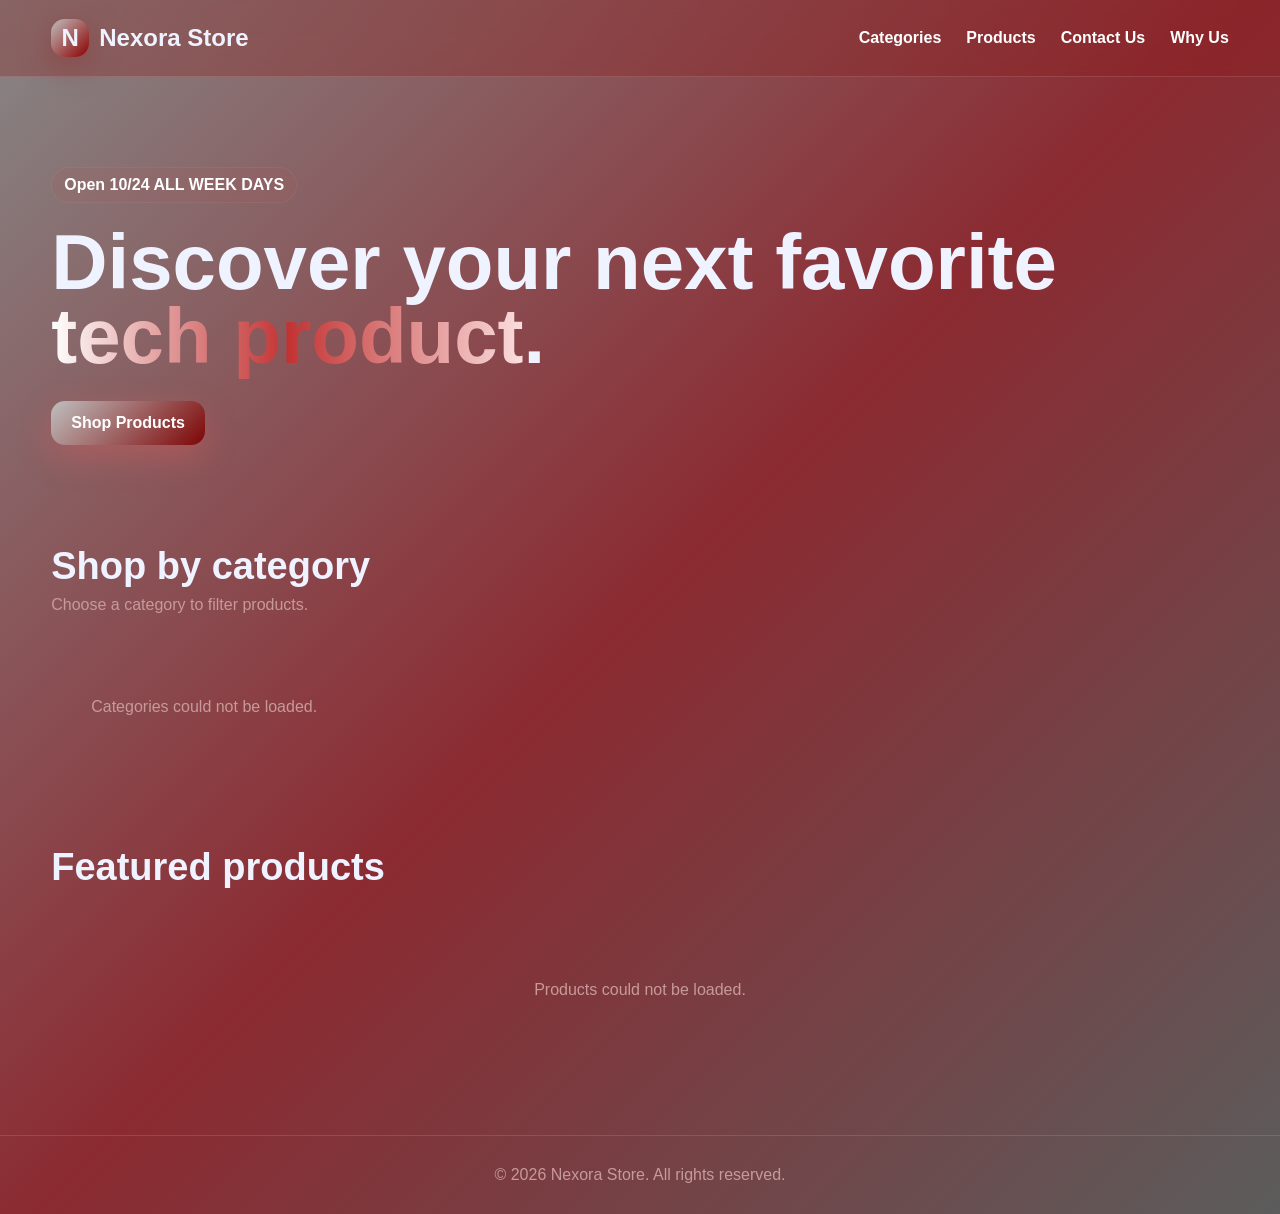
<file: index.html>
<!DOCTYPE html>
<html lang="en">
<head>
    <meta charset="UTF-8">
    <meta name="viewport" content="width=device-width, initial-scale=1.0">
    <title>Nexora Store</title>
    <link rel="stylesheet" href="assets/css/style.css">
</head>
<body>
    <header class="navbar">
        <div class="container nav-inner">
            <a href="index.html" class="brand"><span>N</span>Nexora Store</a>
            <button class="menu-toggle" onclick="toggleMenu()">☰</button>
            <nav class="nav-links">
                <a href="#categories-section">Categories</a>
                <a href="#products-section">Products</a>
                <a href="">Contact Us</a>
                <a href="about.html">Why Us</a>
            </nav>
        </div>
    </header>

    <main>
        <section class="hero">
            <div class="container hero-grid">
                <div>
                    <span class="eyebrow">Open 10/24 ALL WEEK DAYS</span>
                    <h1>Discover your next favorite <span class="gradient">tech product</span>.</h1>
                    <p></p>
                    <div class="hero-actions">
                        <a href="#products-section" class="btn primary">Shop Products</a>
                    </div>
                </div>
            </div>
        </section>

        <section id="categories-section" class="categories">
            <div class="container">
                <div class="section-head">
                    <div>
                        <h2>Shop by category</h2>
                        <p>Choose a category to filter products.</p>
                    </div>
                </div>
                <div id="categories" class="category-grid"></div>
            </div>
        </section>

        <section id="products-section" class="products">
            <div class="container">
                <div class="section-head">
                    <div>
                        <h2>Featured products</h2>
                        <p></p>
                    </div>
                </div>
                <div id="products" class="product-grid"></div>
            </div>
        </section>
    </main>

    <footer class="footer">© 2026 Nexora Store. All rights reserved.</footer>
    <script src="assets/js/store.js"></script>

    <script>
        function toggleMenu() {
            document.querySelector(".nav-links").classList.toggle("show");
            document.querySelector(".menu-toggle").classList.toggle("active");
        }
    </script>
</body>
</html>
</file>
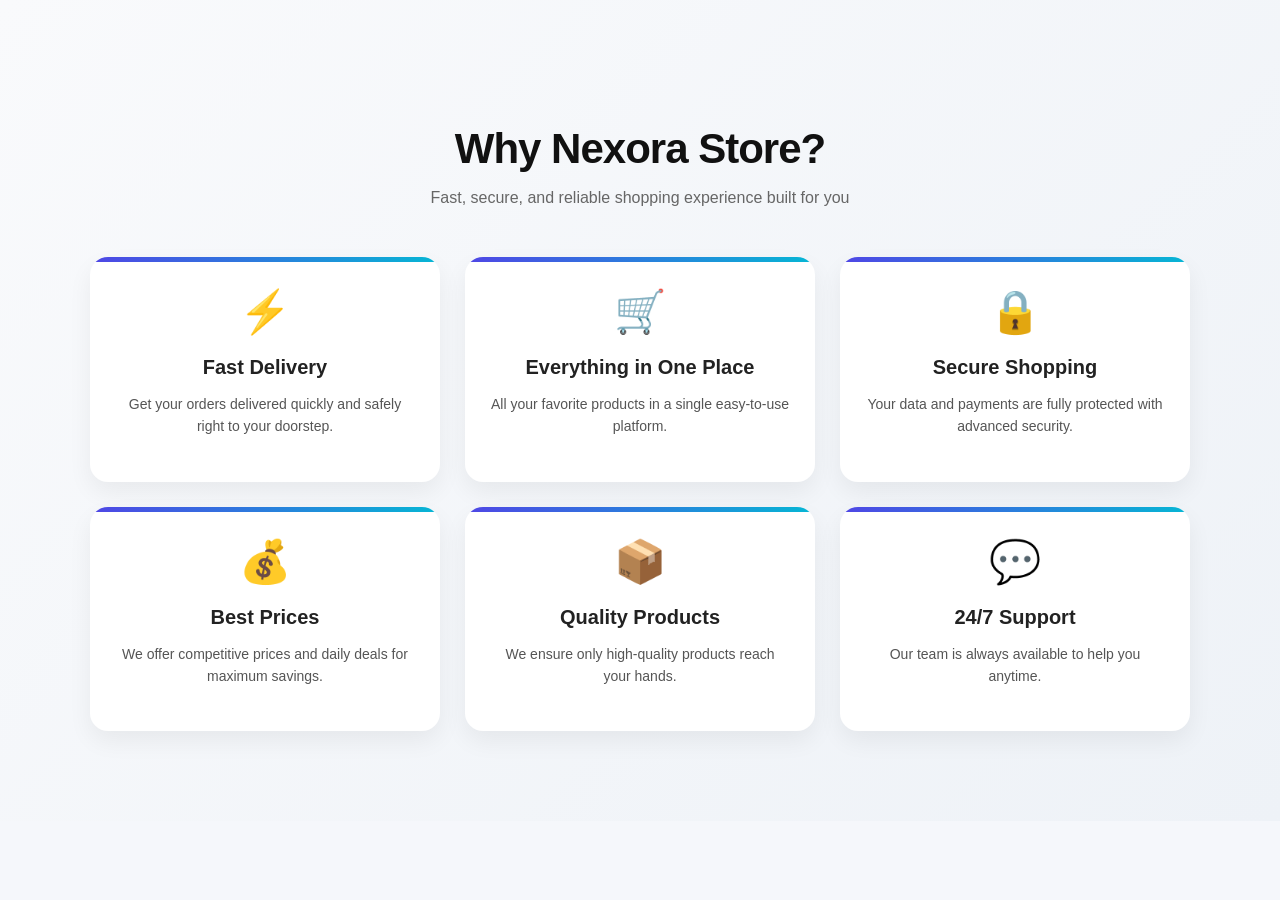
<file: about.html>
<!DOCTYPE html>
<html lang="en">
<head>
<meta charset="UTF-8">
<meta name="viewport" content="width=device-width, initial-scale=1.0">
<title>Nexora Store - Why Us</title>
<style>
    body {
    margin: 0;
    padding: 0;
    font-family: "Segoe UI", Tahoma, sans-serif;
    background: #f5f7fb;
    }

    .why-nexora {
    padding: 90px 20px;
    background: linear-gradient(135deg, #f9fafc, #eef2f7);
    text-align: center;
    }

    .why-nexora h2 {
    font-size: 42px;
    font-weight: 800;
    margin-bottom: 10px;
    color: #111;
    letter-spacing: -1px;
    }

    .why-nexora .subtitle {
    font-size: 16px;
    color: #666;
    margin-bottom: 50px;
    }

    .why-grid {
    display: grid;
    grid-template-columns: repeat(auto-fit, minmax(260px, 1fr));
    gap: 25px;
    max-width: 1100px;
    margin: auto;
    }

    .why-card {
    background: #ffffff;
    padding: 30px 25px;
    border-radius: 18px;
    box-shadow: 0 10px 25px rgba(0, 0, 0, 0.06);
    transition: all 0.35s ease;
    position: relative;
    overflow: hidden;
    }

    .why-card::before {
    content: "";
    position: absolute;
    top: 0;
    left: 0;
    height: 5px;
    width: 100%;
    background: linear-gradient(90deg, #4f46e5, #06b6d4);
    }

    .why-card:hover {
    transform: translateY(-10px);
    box-shadow: 0 18px 40px rgba(0, 0, 0, 0.12);
    }

    .why-icon {
    font-size: 42px;
    margin-bottom: 15px;
    }

    .why-card h3 {
    font-size: 20px;
    margin-bottom: 10px;
    color: #222;
    }

    .why-card p {
    font-size: 14px;
    color: #555;
    line-height: 1.6;
    }

    @media (max-width: 600px) {
    .why-nexora h2 {
    font-size: 30px;
    }

    .why-card {
    padding: 25px;
    }
    }
</style>
</head>
<body>

    <section class="why-nexora">
    <h2>Why Nexora Store?</h2>
    <p class="subtitle">Fast, secure, and reliable shopping experience built for you</p>

    <div class="why-grid">

    <div class="why-card">
    <div class="why-icon">⚡</div>
    <h3>Fast Delivery</h3>
    <p>Get your orders delivered quickly and safely right to your doorstep.</p>
    </div>

    <div class="why-card">
    <div class="why-icon">🛒</div>
    <h3>Everything in One Place</h3>
    <p>All your favorite products in a single easy-to-use platform.</p>
    </div>

    <div class="why-card">
    <div class="why-icon">🔒</div>
    <h3>Secure Shopping</h3>
    <p>Your data and payments are fully protected with advanced security.</p>
    </div>

    <div class="why-card">
    <div class="why-icon">💰</div>
    <h3>Best Prices</h3>
    <p>We offer competitive prices and daily deals for maximum savings.</p>
    </div>

    <div class="why-card">
    <div class="why-icon">📦</div>
    <h3>Quality Products</h3>
    <p>We ensure only high-quality products reach your hands.</p>
    </div>

    <div class="why-card">
    <div class="why-icon">💬</div>
    <h3>24/7 Support</h3>
    <p>Our team is always available to help you anytime.</p>
    </div>

    </div>
    </section>

</body>
</html>
</file>
<file: assets/css/style.css>
:root {
  --bg: #870e0e;
  --panel: #a63333;
  --panel2: #0c0b0b;
  --text: #eef3ff;
  --muted: #c79a9a;
  --primary: #bfbfbf;
  --accent: #8c0000;
  --danger: #ff4d67;
  --border: rgba(255, 255, 255, 0.12);
  --shadow: 0 24px 80px rgba(0, 0, 0, 0.35);
}

* {
  box-sizing: border-box;
}

body {
  margin: 0;
  font-family: Inter, Segoe UI, Arial, sans-serif;
  background: linear-gradient(135deg, #878686, #8b2a31 50%, #5c5c5c);
  color: var(--text);
}

a {
  text-decoration: none;
  color: inherit;
}

.container {
  width: min(1180px, 92%);
  margin: auto;
}

.navbar {
  position: sticky;
  top: 0;
  z-index: 10;
  background: rgba(140, 31, 31, 0.314);
  backdrop-filter: blur(18px);
  border-bottom: 1px solid var(--border);
}

.nav-inner {
  height: 76px;
  display: flex;
  align-items: center;
  justify-content: space-between;
}

.brand {
  display: flex;
  align-items: center;
  gap: 10px;
  font-weight: 900;
  font-size: 24px;
}

.brand span {
  display: grid;
  place-items: center;
  width: 38px;
  height: 38px;
  border-radius: 14px;
  background: linear-gradient(135deg, var(--primary), var(--accent));
  box-shadow: 0 8px 30px rgb(137, 72, 72);
}

.brand.mini {
  justify-content: center;
  margin-bottom: 24px;
}

.nav-links {
  display: flex;
  align-items: center;
  gap: 24px;
  color: var(--muted);
  font-weight: 600;
}

.btn {
  border: 0;
  border-radius: 14px;
  padding: 13px 20px;
  font-weight: 800;
  cursor: pointer;
  display: inline-flex;
  align-items: center;
  justify-content: center;
  transition: 0.2s;
}

.btn.primary {
  background: linear-gradient(135deg, var(--primary), #7e0505);
  color: #fff;
  box-shadow: 0 12px 34px rgba(255, 92, 92, 0.3);
}

.btn.ghost {
  border: 1px solid var(--border);
  background: rgba(255, 255, 255, 0.06);
}

.btn.danger {
  background: var(--danger);
  color: #fff;
}

.btn.full {
  width: 100%;
}

.hero {
  padding: 90px 0 56px;
}

.hero-grid {
  gap: 40px;
  align-items: center;
}

.eyebrow {
  display: inline-flex;
  padding: 8px 12px;
  border-radius: 999px;
  background: rgba(184, 81, 81, 0.12);
  color: #ffffff;
  border: 1px solid rgba(255, 255, 255, 0.048);
  font-weight: 700;
}

.hero h1 {
  font-size: clamp(42px, 7vw, 78px);
  line-height: 0.95;
  margin: 22px 0;
}

.gradient {
  background: linear-gradient(90deg, #fff, #c33232, #fbdfdf);
  -webkit-background-clip: text;
  color: transparent;
}

.hero p {
  font-size: 18px;
  color: var(--muted);
  line-height: 1.7;
  max-width: 620px;
}

.hero-actions {
  display: flex;
  gap: 14px;
  margin-top: 28px;
}

.section-head {
  display: flex;
  justify-content: space-between;
  gap: 20px;
  align-items: end;
  margin: 20px 0 28px;
}

.section-head h2 {
  font-size: 38px;
  margin: 0;
}

.section-head p {
  color: var(--muted);
  margin: 8px 0 0;
}

.products {
  padding: 42px 0 80px;
}

.product-grid {
  display: grid;
  grid-template-columns: repeat(auto-fit, minmax(240px, 1fr));
  gap: 22px;
}

.card {
  background: rgba(255, 255, 255, 0.075);
  border: 1px solid var(--border);
  border-radius: 28px;
  overflow: hidden;
  box-shadow: 0 18px 45px rgba(0, 0, 0, 0.18);
  transition: 0.22s;
}

.card:hover {
  transform: translateY(-6px);
  border-color: rgba(0, 0, 0, 0.55);
}

.card img {
  width: 100%;
  height: 230px;
  object-fit: cover;
  background: #10172a;
}

.card-body {
  padding: 18px;
}

.card h3 {
  font-size: 20px;
  margin: 0 0 8px;
}

.card p {
  color: var(--muted);
  line-height: 1.55;
}

.price {
  display: flex;
  align-items: center;
  justify-content: space-between;
  margin-top: 18px;
}

.price strong {
  font-size: 24px;
}

.footer {
  border-top: 1px solid var(--border);
  padding: 30px 0;
  color: var(--muted);
  text-align: center;
}

.login-page {
  min-height: 100vh;
  display: grid;
  place-items: center;
}

.login-shell {
  width: min(440px, 92%);
}

.login-card,
.admin-card,
.panel {
  background: rgba(255, 255, 255, 0.08);
  border: 1px solid var(--border);
  border-radius: 28px;
  padding: 28px;
  box-shadow: var(--shadow);
}

.login-card h1 {
  text-align: center;
  margin: 0;
}

.login-card p {
  text-align: center;
  color: var(--muted);
}

.login-form {
  display: grid;
  gap: 12px;
  margin-top: 20px;
}

.login-form input,
.admin-form input,
.admin-form textarea {
  width: 100%;
  border: 1px solid var(--border);
  background: rgba(255, 255, 255, 0.08);
  color: var(--text);
  border-radius: 14px;
  padding: 14px;
  outline: none;
}

.login-form input:focus,
.admin-form input:focus,
.admin-form textarea:focus {
  border-color: var(--primary);
}

.login-card small {
  display: block;
  text-align: center;
  color: var(--muted);
  margin-top: 16px;
}

.alert {
  padding: 12px 14px;
  border-radius: 14px;
  margin: 14px 0;
}

.alert.error {
  background: rgba(255, 77, 103, 0.13);
  border: 1px solid rgba(255, 77, 103, 0.3);
  color: #ffb7c2;
}

.admin-layout {
  display: grid;
  grid-template-columns: 250px 1fr;
  min-height: 100vh;
}

.sidebar {
  background: rgba(22, 6, 6, 0.8);
  border-right: 1px solid var(--border);
  padding: 24px;
  position: sticky;
  top: 0;
  height: 100vh;
}

.side-menu {
  display: grid;
  gap: 12px;
  margin-top: 32px;
}

.side-menu a {
  padding: 13px 14px;
  border-radius: 14px;
  color: var(--muted);
  font-weight: 700;
}

.side-menu a.active,
.side-menu a:hover {
  background: rgba(124, 92, 255, 0.14);
  color: #fff;
}

.admin-main {
  padding: 30px;
}

.admin-top {
  display: flex;
  align-items: center;
  justify-content: space-between;
  margin-bottom: 24px;
}

.admin-top h1 {
  margin: 0;
  font-size: 34px;
}

.metrics {
  display: grid;
  grid-template-columns: repeat(4, 1fr);
  gap: 16px;
  margin-bottom: 22px;
}

.metric {
  background: rgba(255, 255, 255, 0.08);
  border: 1px solid var(--border);
  border-radius: 22px;
  padding: 20px;
}

.metric span {
  color: var(--muted);
}

.metric strong {
  display: block;
  font-size: 32px;
  margin-top: 8px;
}

.admin-grid {
  display: grid;
  grid-template-columns: 360px 1fr;
  gap: 22px;
}

.admin-form {
  display: grid;
  gap: 12px;
}

.table-wrap {
  overflow: auto;
}

table {
  width: 100%;
  border-collapse: collapse;
}

th,
td {
  padding: 14px;
  border-bottom: 1px solid var(--border);
  text-align: left;
}

th {
  color: var(--muted);
  font-size: 13px;
  text-transform: uppercase;
}

td img {
  width: 58px;
  height: 58px;
  object-fit: cover;
  border-radius: 14px;
}

.actions {
  display: flex;
  gap: 8px;
}

.empty {
  color: var(--muted);
  text-align: center;
  padding: 40px;
}

@media (max-width: 900px) {
  .hero-grid,
  .admin-layout,
  .admin-grid {
    grid-template-columns: 1fr;
  }

  .sidebar {
    height: auto;
    position: static;
  }

  .metrics {
    grid-template-columns: repeat(2, 1fr);
  }

  .nav-links {
    display: none;
  }

  .hero-card img {
    height: 260px;
  }
}

@media (max-width: 560px) {
  .metrics,
  .stat-row {
    grid-template-columns: 1fr;
  }

  .hero-actions {
    flex-direction: column;
  }

  .section-head {
    display: block;
  }
}

.categories {
  padding: 24px 0 12px;
}

.category-grid {
  display: flex;
  flex-wrap: wrap;
  gap: 12px;
}

.category-chip {
  border: 1px solid var(--border);
  background: rgba(255, 255, 255, 0.08);
  color: var(--text);
  border-radius: 999px;
  padding: 12px 18px;
  font-weight: 800;
  cursor: pointer;
  transition: 0.2s;
}

.category-chip:hover,
.category-chip.active {
  background: linear-gradient(135deg, var(--primary), #7e0505);
  color: #fff;
  border-color: transparent;
  transform: translateY(-2px);
}

.product-category {
  display: inline-flex;
  margin-bottom: 10px;
  padding: 6px 10px;
  border-radius: 999px;
  background: rgba(255, 255, 255, 0.1);
  color: #fff;
  font-size: 12px;
  font-weight: 800;
}

.admin-form select,
.inline-form input {
  width: 100%;
  border: 1px solid var(--border);
  background: rgba(255, 255, 255, 0.08);
  color: var(--text);
  border-radius: 14px;
  padding: 14px;
  outline: none;
}

.admin-form select option {
  color: #111;
}

.inline-form {
  display: grid;
  grid-template-columns: 1fr auto;
  gap: 10px;
  align-items: center;
}

.alert.success {
  background: rgba(34, 197, 94, 0.13);
  border: 1px solid rgba(34, 197, 94, 0.3);
  color: #bbf7d0;
}

.categories-admin {
  margin-bottom: 22px;
}

@media (max-width: 560px) {
  .inline-form {
    grid-template-columns: 1fr;
  }
}

.nav-links {
    display: flex;
    gap: 25px;
}

.nav-links a {
    color: white;
    text-decoration: none;
    position: relative;
    transition: 0.3s;
}

.nav-links a::after {
    content: "";
    position: absolute;
    left: 0;
    bottom: -5px;
    width: 0%;
    height: 2px;
    background: #d43737;
    transition: 0.3s;
}

.nav-links a:hover::after {
    width: 100%;
}

.menu-toggle {
    display: none;
    font-size: 28px;
    background: none;
    border: none;
    color: #ddb3b3;
    cursor: pointer;
    transition: 0.3s;
}

.menu-toggle.active {
    transform: rotate(90deg);
}

@media (max-width: 768px) {

    .menu-toggle {
        display: block;
    }

    .nav-links {
        position: absolute;
        top: 70px;
        right: 20px;
        flex-direction: column;
        background: rgba(15,15,20,0.95);
        padding: 15px;
        border-radius: 12px;

        opacity: 0;
        transform: translateY(-10px);
        pointer-events: none;
        transition: 0.3s ease;
    }

    .nav-links.show {
        opacity: 1;
        transform: translateY(0);
        pointer-events: auto;
    }
}
</file>
